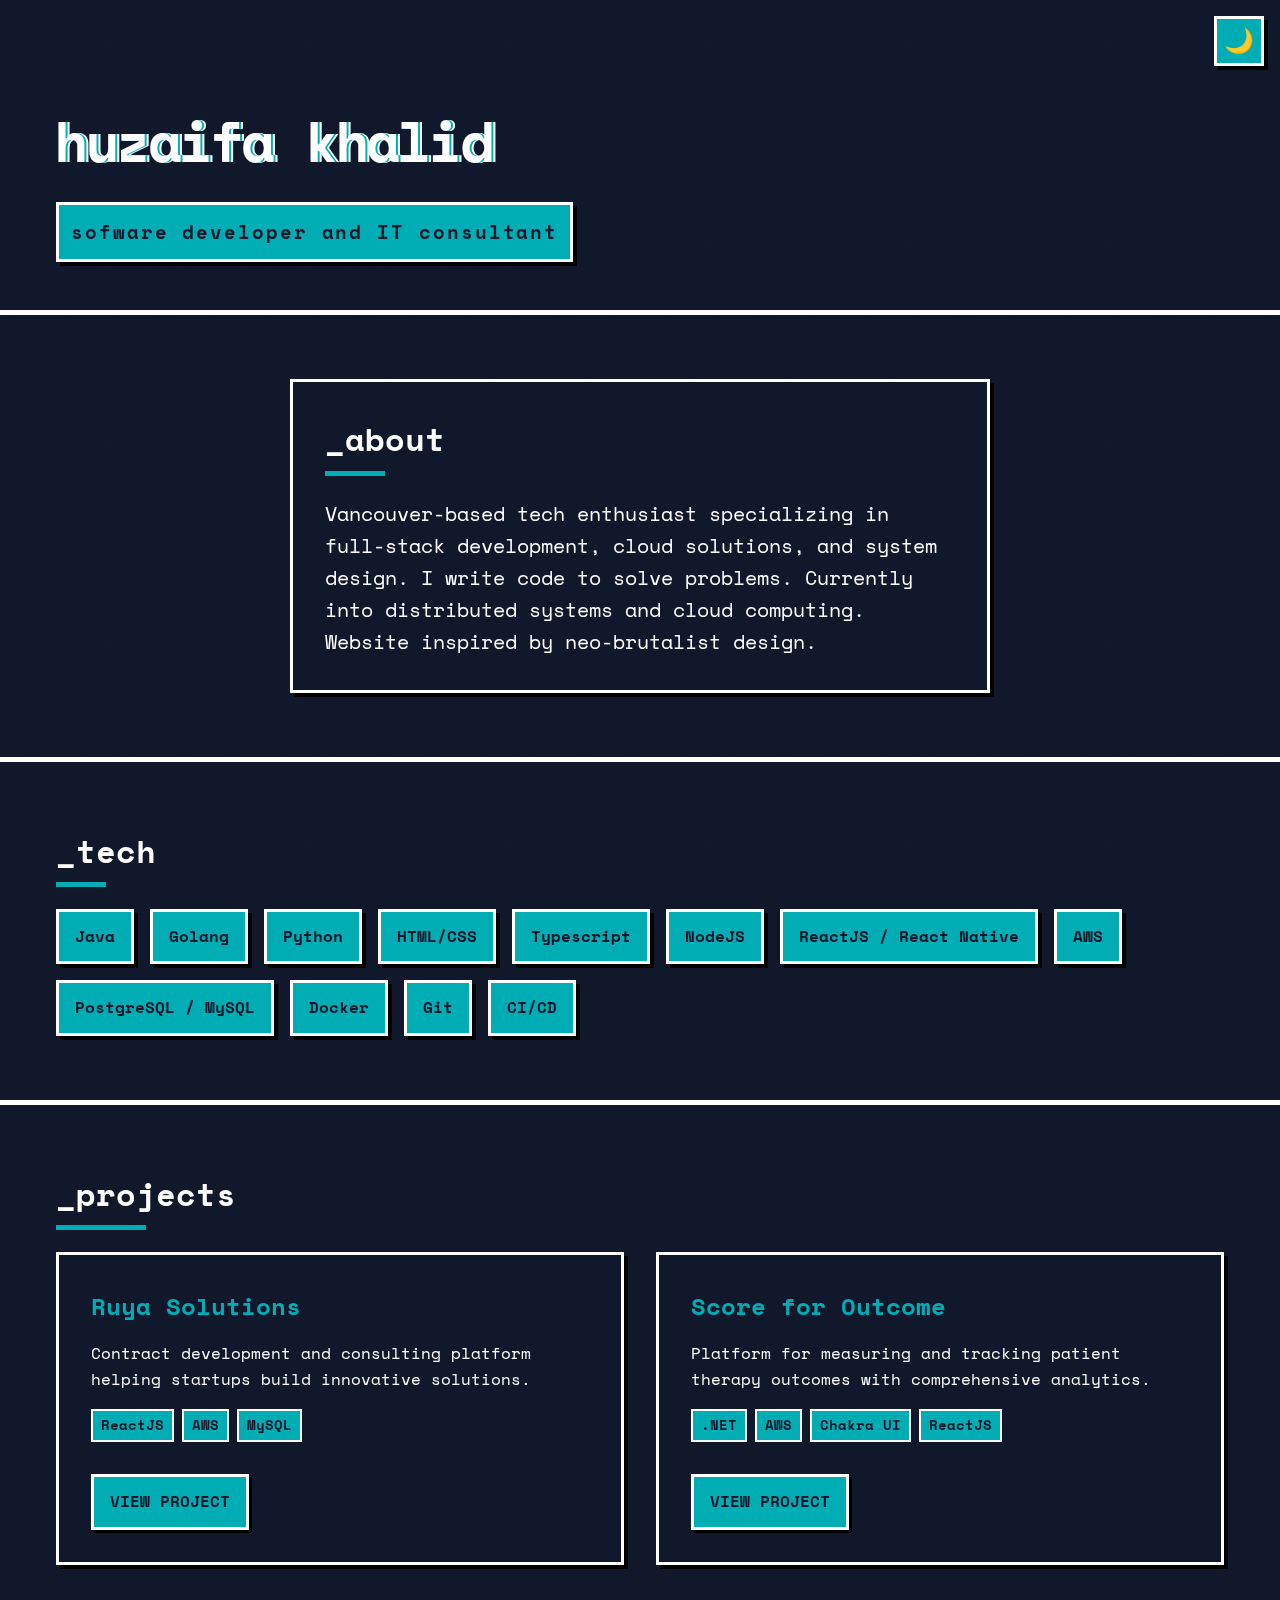
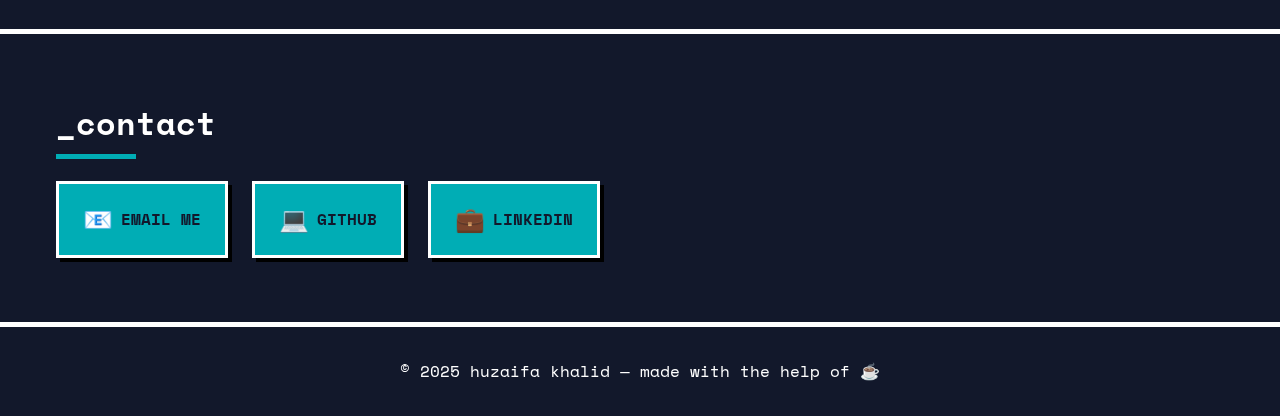
<file: index.html>
<!doctype html>
<html lang="en">
    <head>
        <meta charset="UTF-8" />
        <meta name="viewport" content="width=device-width, initial-scale=1.0" />
        <meta
            name="description"
            content="Huzaifa Khalid - Software Developer & IT Professional in Vancouver"
        />
        <title>Huzaifa Khalid | IT Consultant & Software Developer</title>
        <link rel="stylesheet" href="style.css" />
        <link rel="preconnect" href="https://fonts.googleapis.com" />
        <link rel="preconnect" href="https://fonts.gstatic.com" crossorigin />
        <link
            href="https://fonts.googleapis.com/css2?family=Space+Mono:wght@400;700&display=swap"
            rel="stylesheet"
        />
    </head>
    <body>
        <div class="theme-toggle">
            <button id="theme-switch" aria-label="Toggle dark/light mode">
                <span class="theme-icon">🌙</span>
            </button>
        </div>

        <div class="noise-overlay"></div>

        <header class="hero">
            <div class="container header-container">
                <div class="header-content">
                    <h1 class="glitch" data-text="huzaifa khalid">
                        huzaifa khalid
                    </h1>
                    <div class="title-box">
                        <h2>sofware developer and IT consultant</h2>
                    </div>
                </div>
            </div>
        </header>

        <main>
            <section id="about" class="about">
                <div class="container">
                    <div class="about-box">
                        <h3>_about</h3>
                        <p>
                            Vancouver-based tech enthusiast specializing in
                            full-stack development, cloud solutions, and system
                            design. I write code to solve problems. Currently
                            into distributed systems and cloud computing.
                            Website inspired by neo-brutalist design.
                        </p>
                    </div>
                </div>
            </section>

            <section id="skills" class="skills">
                <div class="container">
                    <h3>_tech</h3>
                    <div class="skill-grid">
                        <div class="skill-box">Java</div>
                        <div class="skill-box">Golang</div>
                        <div class="skill-box">Python</div>
                        <div class="skill-box">HTML/CSS</div>
                        <div class="skill-box">Typescript</div>
                        <div class="skill-box">NodeJS</div>
                        <div class="skill-box">ReactJS / React Native</div>
                        <div class="skill-box">AWS</div>
                        <div class="skill-box">PostgreSQL / MySQL</div>
                        <div class="skill-box">Docker</div>
                        <div class="skill-box">Git</div>
                        <div class="skill-box">CI/CD</div>
                    </div>
                </div>
            </section>

            <section id="projects" class="projects">
                <div class="container">
                    <h3>_projects</h3>
                    <div class="project-grid">
                        <div class="project-card">
                            <h4>Ruya Solutions</h4>
                            <p>
                                Contract development and consulting platform
                                helping startups build innovative solutions.
                            </p>
                            <div class="project-tags">
                                <span>ReactJS</span>
                                <span>AWS</span>
                                <span>MySQL</span>
                            </div>
                            <a
                                href="https://ruyasolutions.vercel.app/"
                                target="_blank"
                                class="project-link"
                                >VIEW PROJECT</a
                            >
                        </div>
                        <div class="project-card">
                            <h4>Score for Outcome</h4>
                            <p>
                                Platform for measuring and tracking patient
                                therapy outcomes with comprehensive analytics.
                            </p>
                            <div class="project-tags">
                                <span>.NET</span>
                                <span>AWS</span>
                                <span>Chakra UI</span>
                                <span>ReactJS</span>
                            </div>
                            <a
                                href="https://scoreforoutcome.com/"
                                target="_blank"
                                class="project-link"
                                >VIEW PROJECT</a
                            >
                        </div>
                    </div>
                </div>
            </section>

            <section id="contact" class="contact">
                <div class="container">
                    <h3>_contact</h3>
                    <div class="contact-links">
                        <a
                            href="mailto:huzaifaa.khalid97@gmail.com"
                            class="contact-link"
                            ><span class="contact-icon">📧</span> EMAIL ME</a
                        >
                        <a
                            href="https://github.com/thisishuzaifa"
                            target="_blank"
                            class="contact-link"
                            ><span class="contact-icon">💻</span> GITHUB</a
                        >
                        <a
                            href="https://www.linkedin.com/in/muhammad-huzaifa-khalid/"
                            target="_blank"
                            class="contact-link"
                            ><span class="contact-icon">💼</span> LINKEDIN</a
                        >
                    </div>
                </div>
            </section>
        </main>

        <footer>
            <div class="container">
                <p>© 2025 huzaifa khalid — made with the help of ☕</p>
            </div>
        </footer>

        <script src="script.js"></script>
    </body>
</html>
</file>
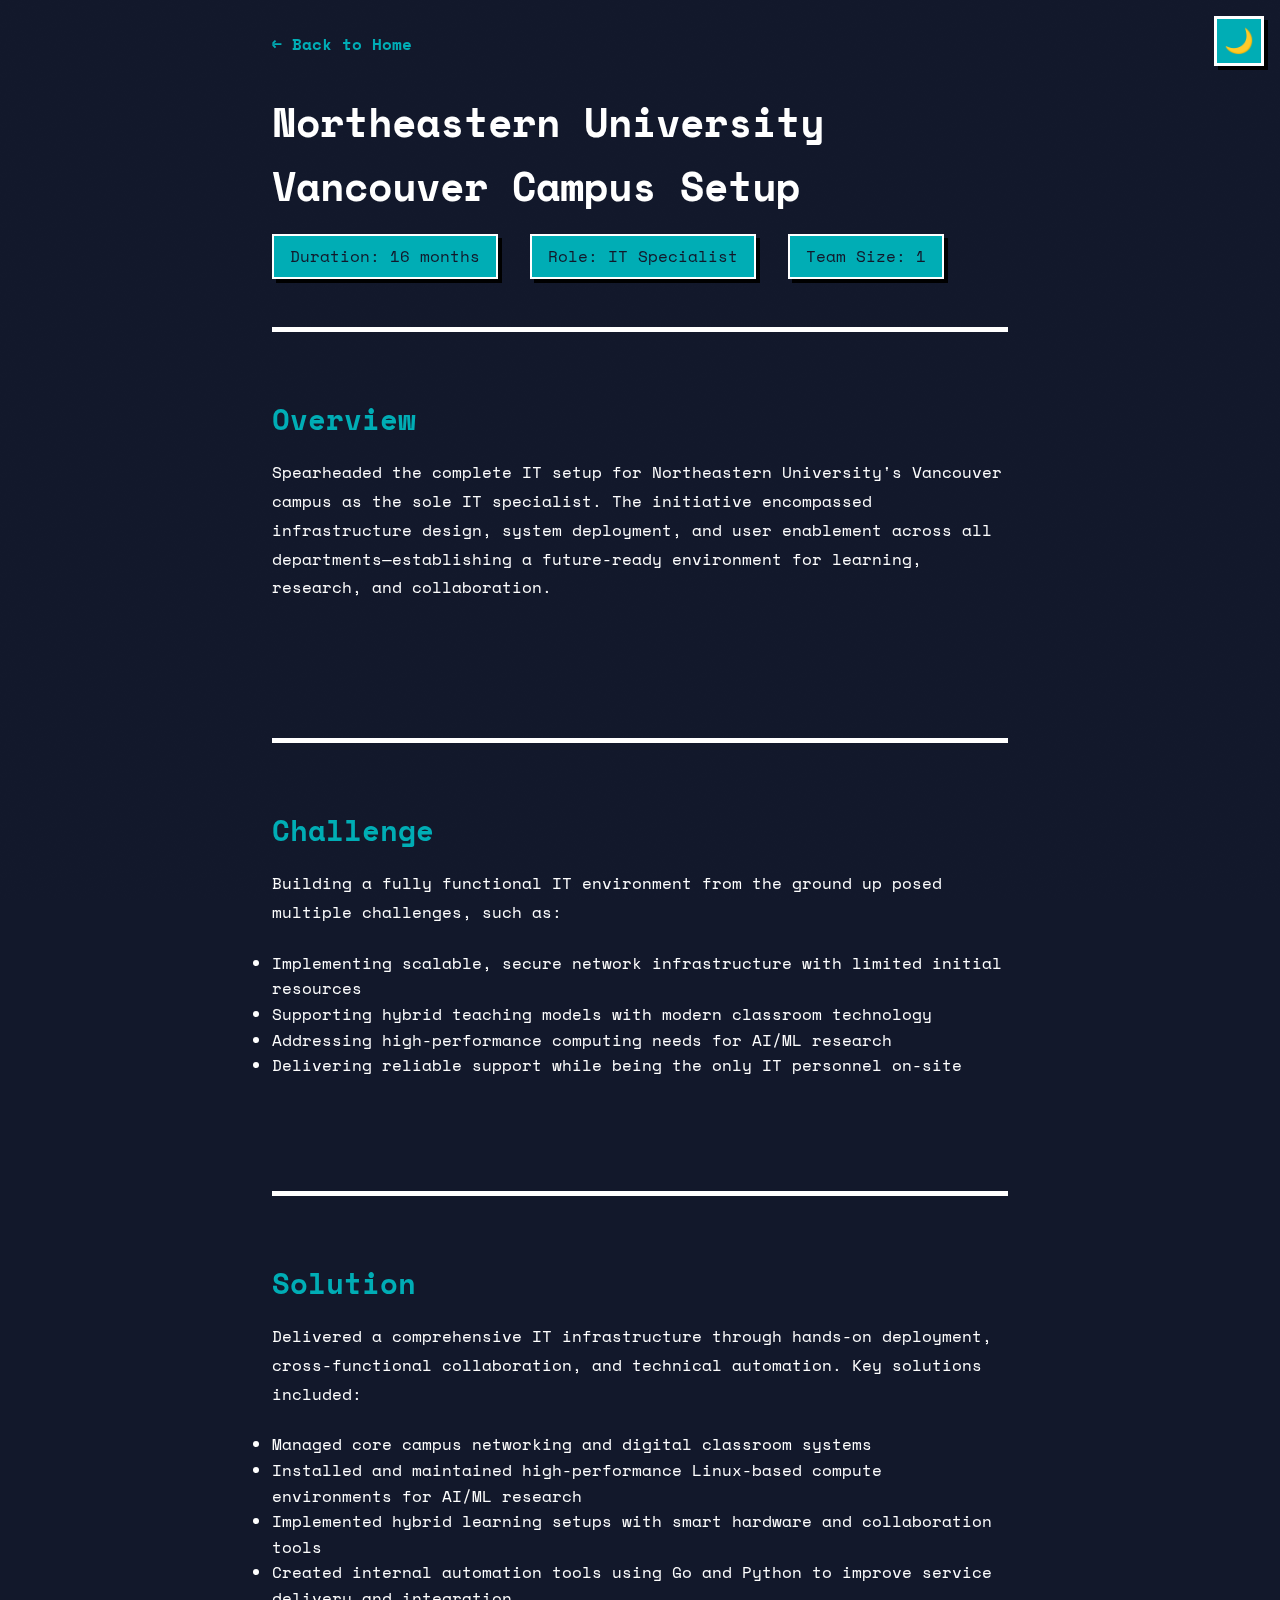
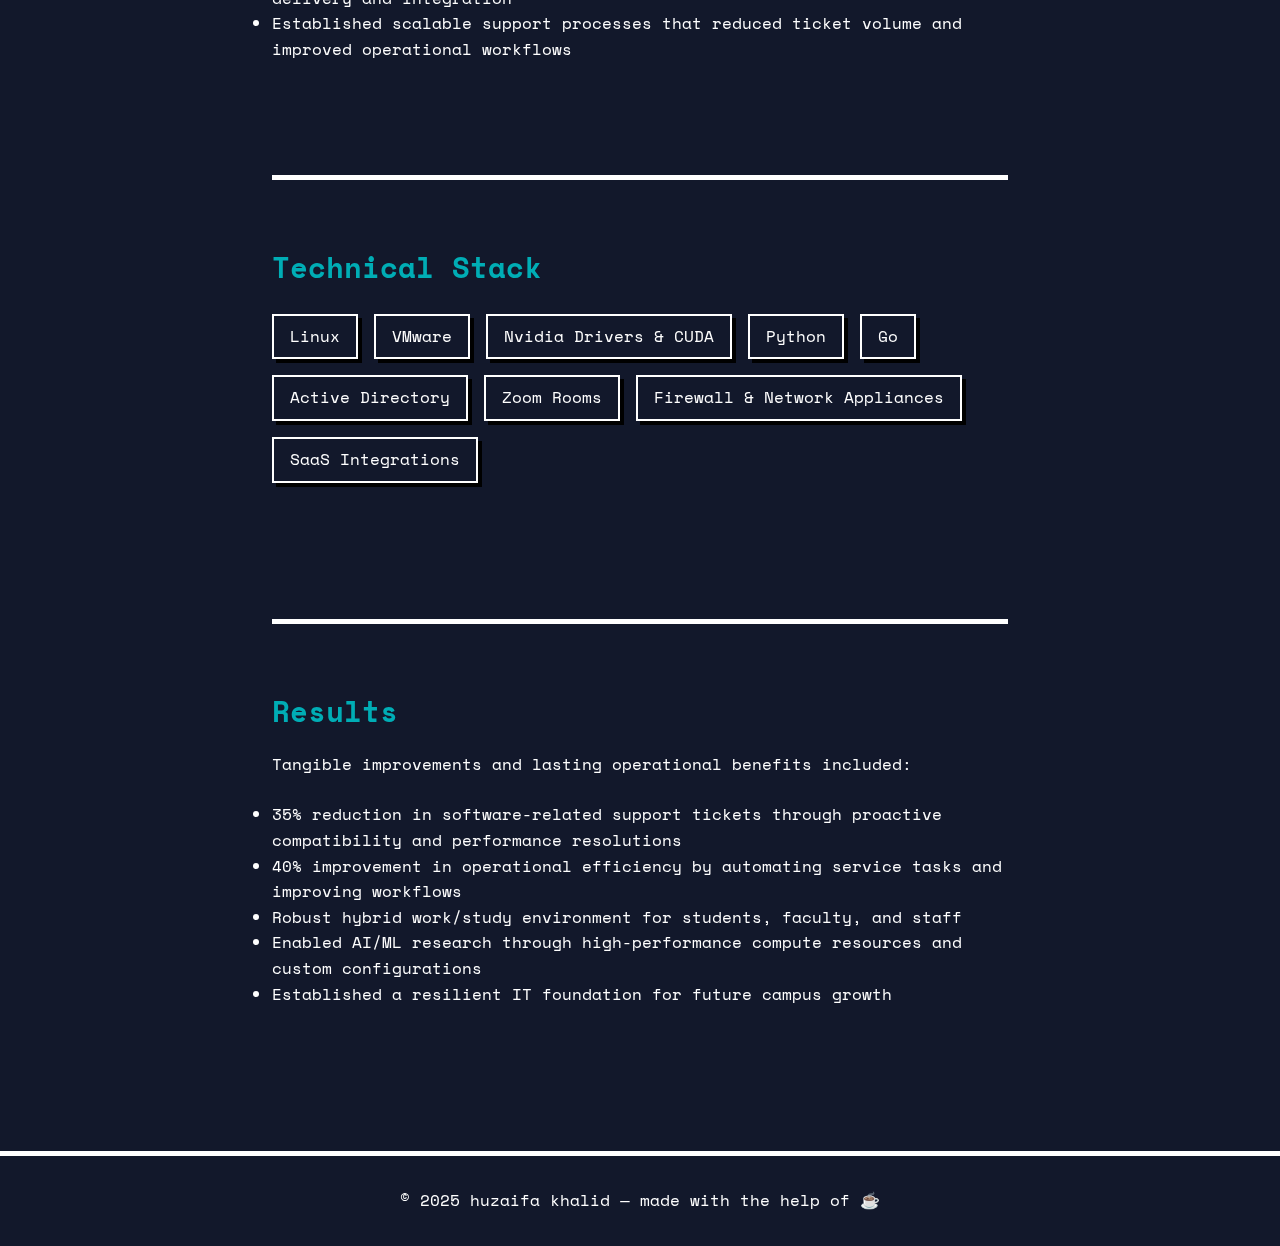
<file: case-studies/campus-design.html>
<!doctype html>
<html lang="en">
    <head>
        <meta charset="UTF-8" />
        <meta name="viewport" content="width=device-width, initial-scale=1.0" />
        <meta
            name="description"
            content="Case Study: Northeastern University Vancouver Campus Setup"
        />
        <title>Case Study: NU Vancouver Campus Setup | Huzaifa Khalid</title>
        <link rel="stylesheet" href="../style.css" />
        <link rel="stylesheet" href="case-study.css" />
        <link rel="preconnect" href="https://fonts.googleapis.com" />
        <link rel="preconnect" href="https://fonts.gstatic.com" crossorigin />
        <link
            href="https://fonts.googleapis.com/css2?family=Space+Mono:wght@400;700&display=swap"
            rel="stylesheet"
        />
    </head>
    <body>
        <div class="theme-toggle">
            <button id="theme-switch" aria-label="Toggle dark/light mode">
                <span class="theme-icon">🌙</span>
            </button>
        </div>

        <div class="noise-overlay"></div>

        <main class="case-study">
            <a href="../index.html" class="back-link">← Back to Home</a>
            
            <div class="case-study-header">
                <h1>Northeastern University Vancouver Campus Setup</h1>
                <div class="case-study-meta">
                    <div class="meta-item">Duration: 16 months</div>
                    <div class="meta-item">Role: IT Specialist</div>
                    <div class="meta-item">Team Size: 1</div>
                </div>
            </div>

            <section class="case-study-section">
                <h2>Overview</h2>
                <p>
                    Spearheaded the complete IT setup for Northeastern University's Vancouver campus as the sole IT specialist. The initiative encompassed infrastructure design, system deployment, and user enablement across all departments—establishing a future-ready environment for learning, research, and collaboration.
                </p>
            </section>

            <section class="case-study-section">
                <h2>Challenge</h2>
                <p>
                    Building a fully functional IT environment from the ground up posed multiple challenges, such as:
                </p>
                <ul>
                    <li>Implementing scalable, secure network infrastructure with limited initial resources</li>
                    <li>Supporting hybrid teaching models with modern classroom technology</li>
                    <li>Addressing high-performance computing needs for AI/ML research</li>
                    <li>Delivering reliable support while being the only IT personnel on-site</li>
                </ul>
            </section>

            <section class="case-study-section">
                <h2>Solution</h2>
                <p>
                    Delivered a comprehensive IT infrastructure through hands-on deployment, cross-functional collaboration, and technical automation. Key solutions included:
                </p>
                <ul>
                    <li>Managed core campus networking and digital classroom systems</li>
                    <li>Installed and maintained high-performance Linux-based compute environments for AI/ML research</li>
                    <li>Implemented hybrid learning setups with smart hardware and collaboration tools</li>
                    <li>Created internal automation tools using Go and Python to improve service delivery and integration</li>
                    <li>Established scalable support processes that reduced ticket volume and improved operational workflows</li>
                </ul>
            </section>

            <section class="case-study-section">
                <h2>Technical Stack</h2>
                <div class="tech-stack">
                    <div class="tech-item">Linux</div>
                    <div class="tech-item">VMware</div>
                    <div class="tech-item">Nvidia Drivers & CUDA</div>
                    <div class="tech-item">Python</div>
                    <div class="tech-item">Go</div>
                    <div class="tech-item">Active Directory</div>
                    <div class="tech-item">Zoom Rooms</div>
                    <div class="tech-item">Firewall & Network Appliances</div>
                    <div class="tech-item">SaaS Integrations</div>
                </div>
            </section>

            <section class="case-study-section">
                <h2>Results</h2>
                <p>
                    Tangible improvements and lasting operational benefits included:
                </p>
                <ul>
                    <li>35% reduction in software-related support tickets through proactive compatibility and performance resolutions</li>
                    <li>40% improvement in operational efficiency by automating service tasks and improving workflows</li>
                    <li>Robust hybrid work/study environment for students, faculty, and staff</li>
                    <li>Enabled AI/ML research through high-performance compute resources and custom configurations</li>
                    <li>Established a resilient IT foundation for future campus growth</li>
                </ul>
            </section>
        </main>

        <footer>
            <div class="container">
                <p>© 2025 huzaifa khalid — made with the help of ☕</p>
            </div>
        </footer>

        <script src="../script.js"></script>
    </body>
</html>
</file>
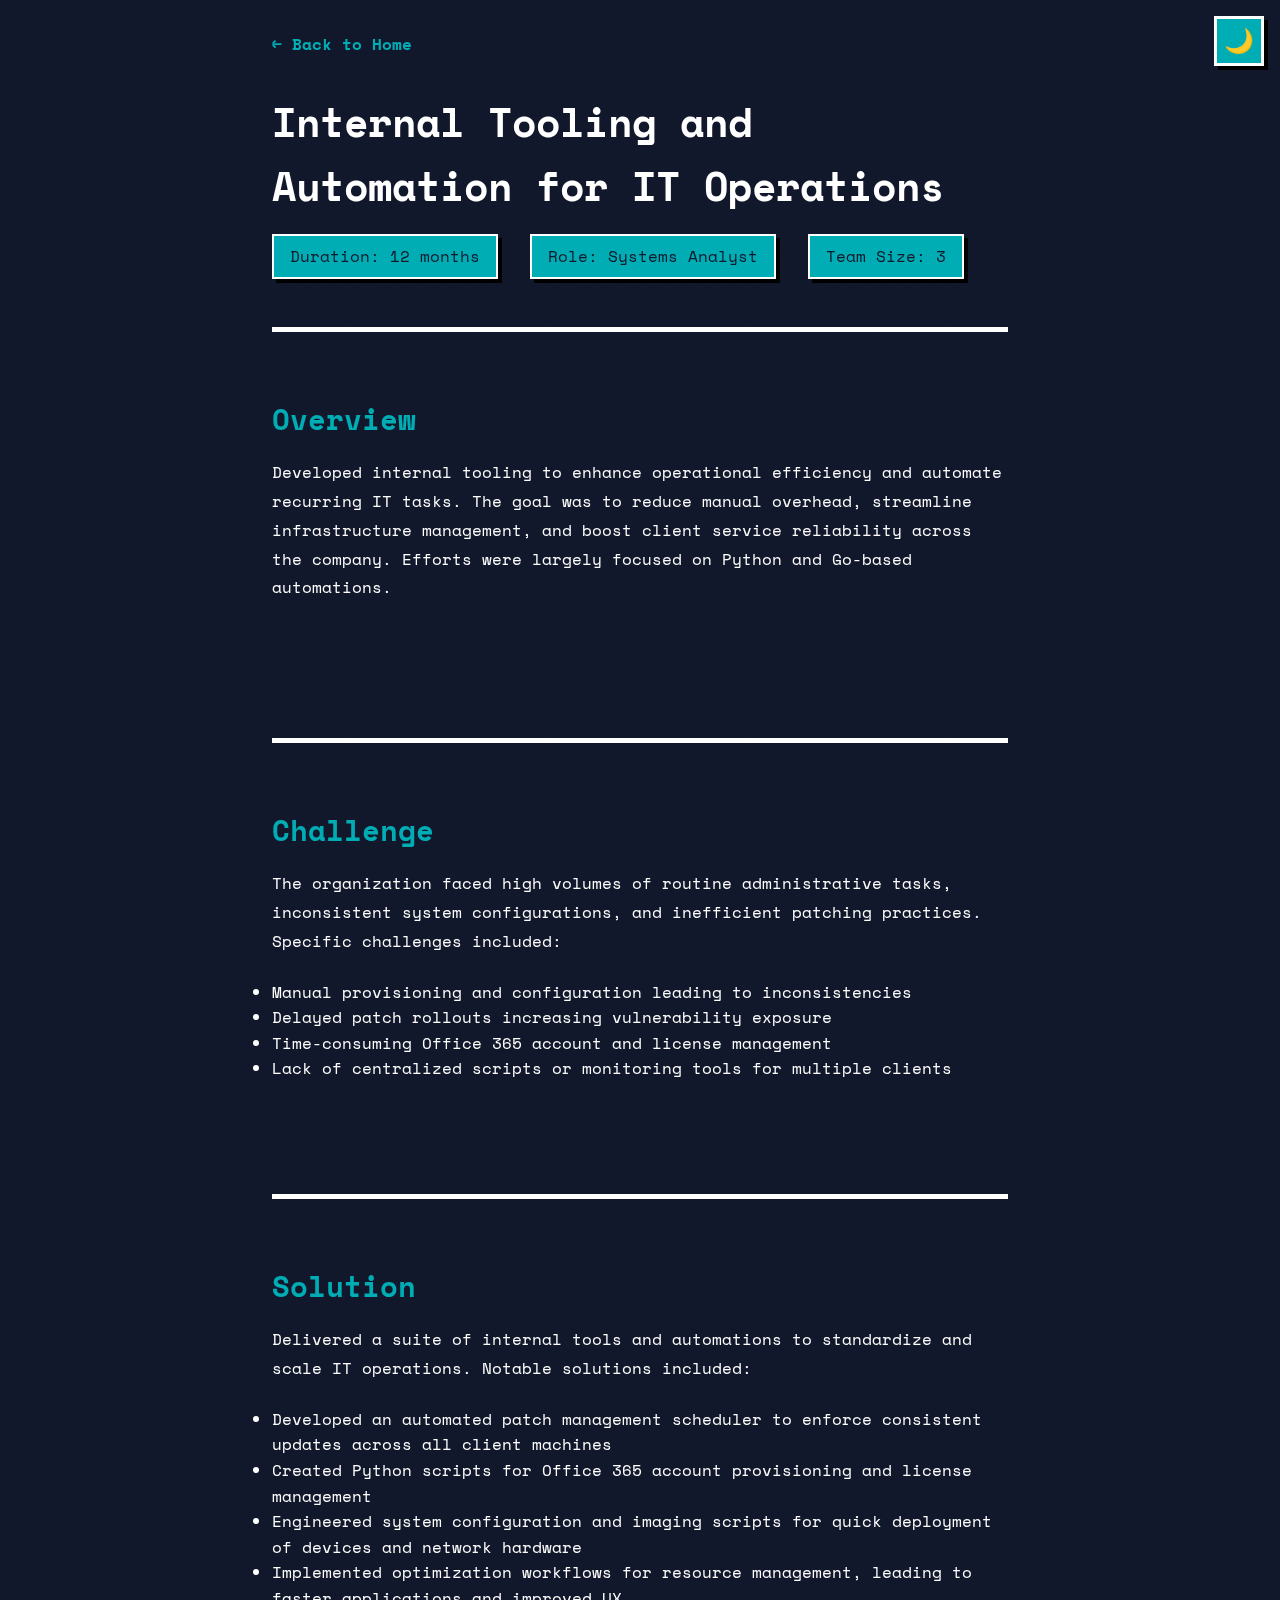
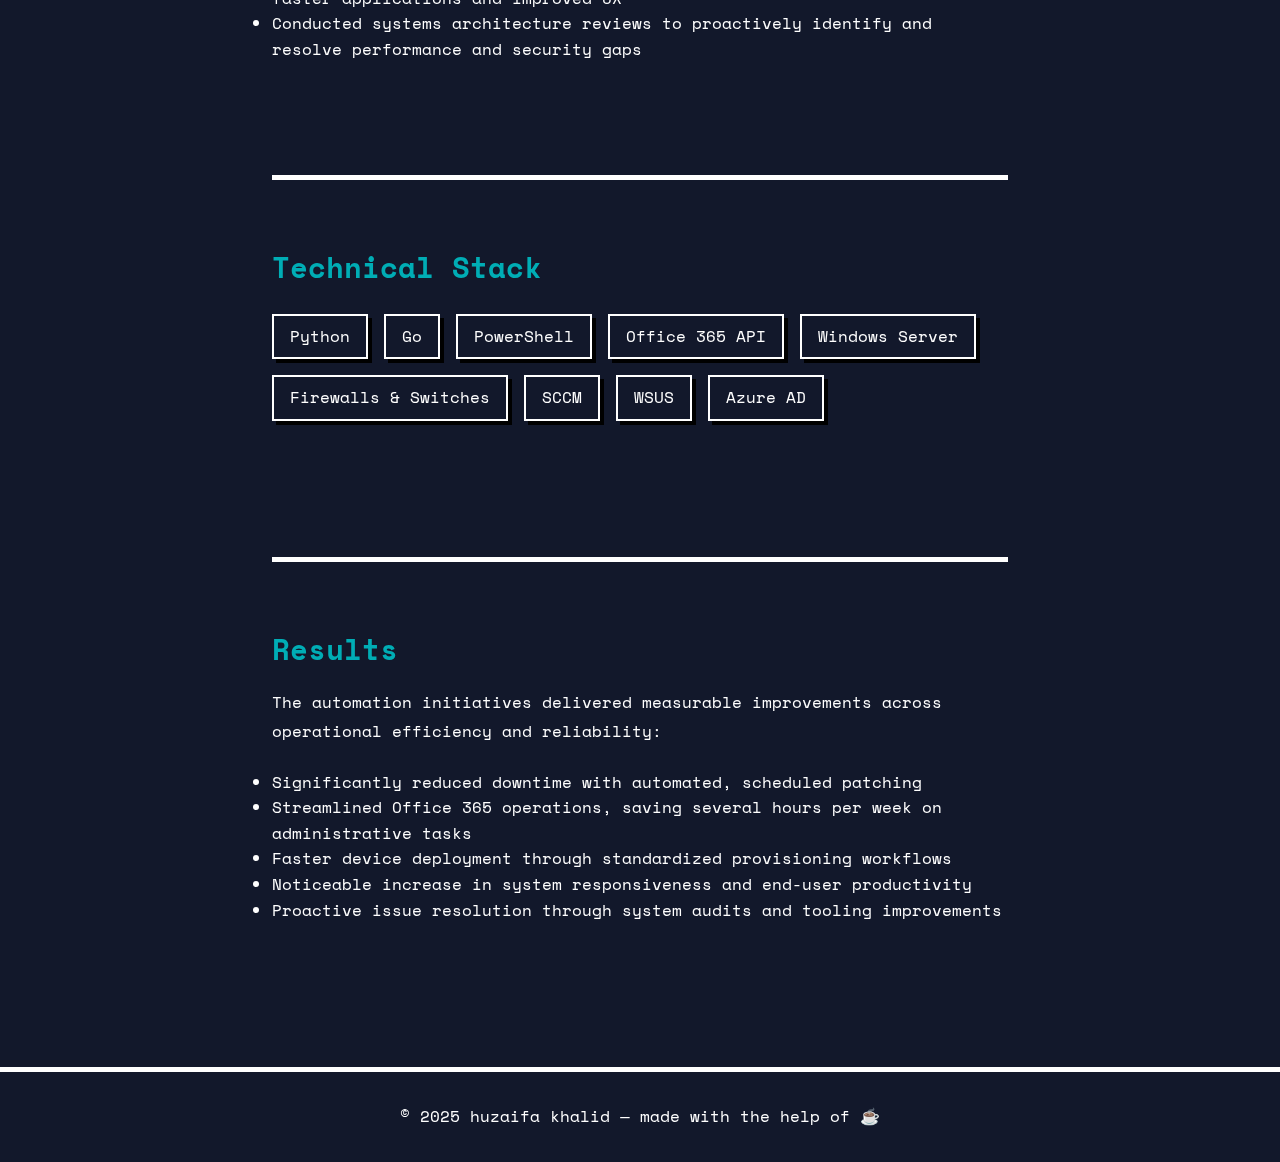
<file: case-studies/internal-tooling.html>
<!doctype html>
<html lang="en">
    <head>
        <meta charset="UTF-8" />
        <meta name="viewport" content="width=device-width, initial-scale=1.0" />
        <meta
            name="description"
            content="Case Study: Internal Tooling and Automation for IT Operations"
        />
        <title>Case Study: Internal Tooling & Automation | Huzaifa Khalid</title>
        <link rel="stylesheet" href="../style.css" />
        <link rel="stylesheet" href="case-study.css" />
        <link rel="preconnect" href="https://fonts.googleapis.com" />
        <link rel="preconnect" href="https://fonts.gstatic.com" crossorigin />
        <link
            href="https://fonts.googleapis.com/css2?family=Space+Mono:wght@400;700&display=swap"
            rel="stylesheet"
        />
    </head>
    <body>
        <div class="theme-toggle">
            <button id="theme-switch" aria-label="Toggle dark/light mode">
                <span class="theme-icon">🌙</span>
            </button>
        </div>

        <div class="noise-overlay"></div>

        <main class="case-study">
            <a href="../index.html" class="back-link">← Back to Home</a>
            
            <div class="case-study-header">
                <h1>Internal Tooling and Automation for IT Operations</h1>
                <div class="case-study-meta">
                    <div class="meta-item">Duration: 12 months</div>
                    <div class="meta-item">Role: Systems Analyst</div>
                    <div class="meta-item">Team Size: 3</div>
                </div>
            </div>

            <section class="case-study-section">
                <h2>Overview</h2>
                <p>
                    Developed internal tooling to enhance operational efficiency and automate recurring IT tasks. The goal was to reduce manual overhead, streamline infrastructure management, and boost client service reliability across the company. Efforts were largely focused on Python and Go-based automations.
                </p>
            </section>

            <section class="case-study-section">
                <h2>Challenge</h2>
                <p>
                    The organization faced high volumes of routine administrative tasks, inconsistent system configurations, and inefficient patching practices. Specific challenges included:
                </p>
                <ul>
                    <li>Manual provisioning and configuration leading to inconsistencies</li>
                    <li>Delayed patch rollouts increasing vulnerability exposure</li>
                    <li>Time-consuming Office 365 account and license management</li>
                    <li>Lack of centralized scripts or monitoring tools for multiple clients</li>
                </ul>
            </section>

            <section class="case-study-section">
                <h2>Solution</h2>
                <p>
                    Delivered a suite of internal tools and automations to standardize and scale IT operations. Notable solutions included:
                </p>
                <ul>
                    <li>Developed an automated patch management scheduler to enforce consistent updates across all client machines</li>
                    <li>Created Python scripts for Office 365 account provisioning and license management</li>
                    <li>Engineered system configuration and imaging scripts for quick deployment of devices and network hardware</li>
                    <li>Implemented optimization workflows for resource management, leading to faster applications and improved UX</li>
                    <li>Conducted systems architecture reviews to proactively identify and resolve performance and security gaps</li>
                </ul>
            </section>

            <section class="case-study-section">
                <h2>Technical Stack</h2>
                <div class="tech-stack">
                    <div class="tech-item">Python</div>
                    <div class="tech-item">Go</div>
                    <div class="tech-item">PowerShell</div>
                    <div class="tech-item">Office 365 API</div>
                    <div class="tech-item">Windows Server</div>
                    <div class="tech-item">Firewalls & Switches</div>
                    <div class="tech-item">SCCM</div>
                    <div class="tech-item">WSUS</div>
                    <div class="tech-item">Azure AD</div>
                </div>
            </section>

            <section class="case-study-section">
                <h2>Results</h2>
                <p>
                    The automation initiatives delivered measurable improvements across operational efficiency and reliability:
                </p>
                <ul>
                    <li>Significantly reduced downtime with automated, scheduled patching</li>
                    <li>Streamlined Office 365 operations, saving several hours per week on administrative tasks</li>
                    <li>Faster device deployment through standardized provisioning workflows</li>
                    <li>Noticeable increase in system responsiveness and end-user productivity</li>
                    <li>Proactive issue resolution through system audits and tooling improvements</li>
                </ul>
            </section>
        </main>

        <footer>
            <div class="container">
                <p>© 2025 huzaifa khalid — made with the help of ☕</p>
            </div>
        </footer>

        <script src="../script.js"></script>
    </body>
</html>
</file>
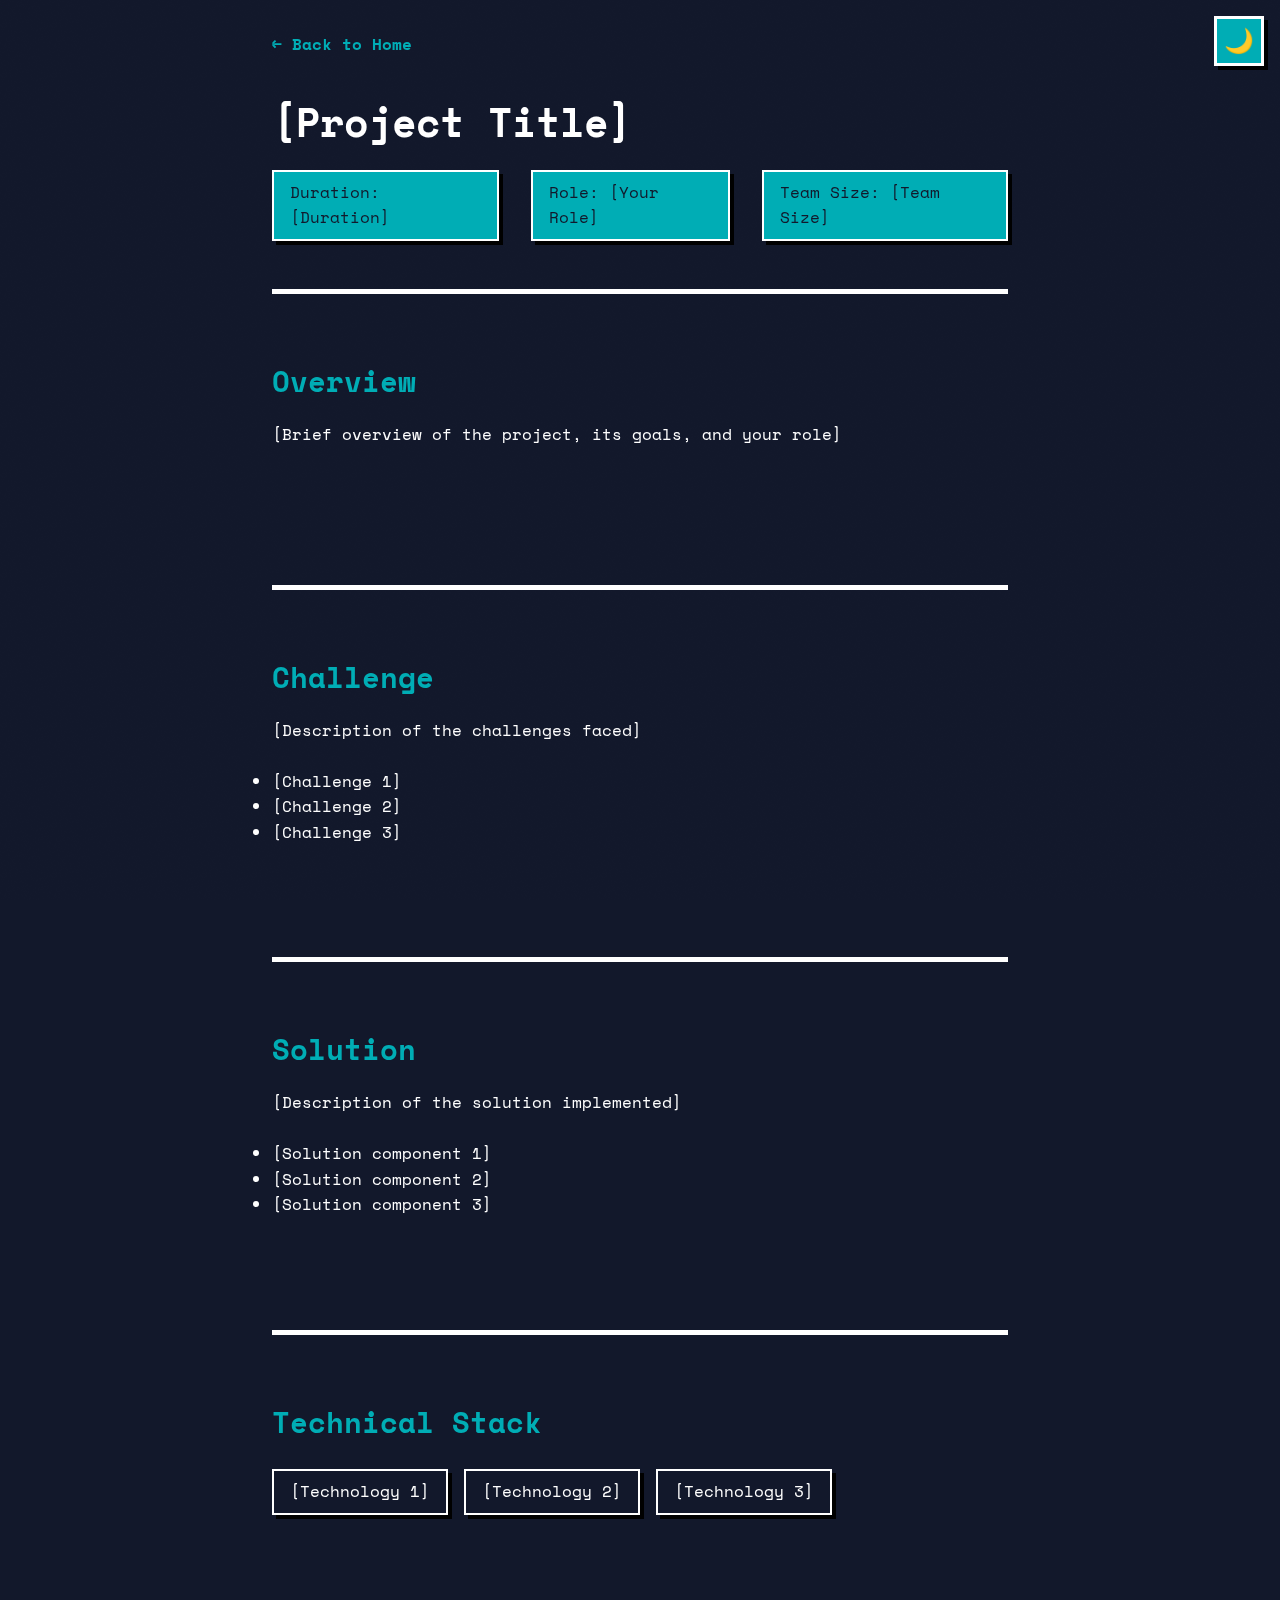
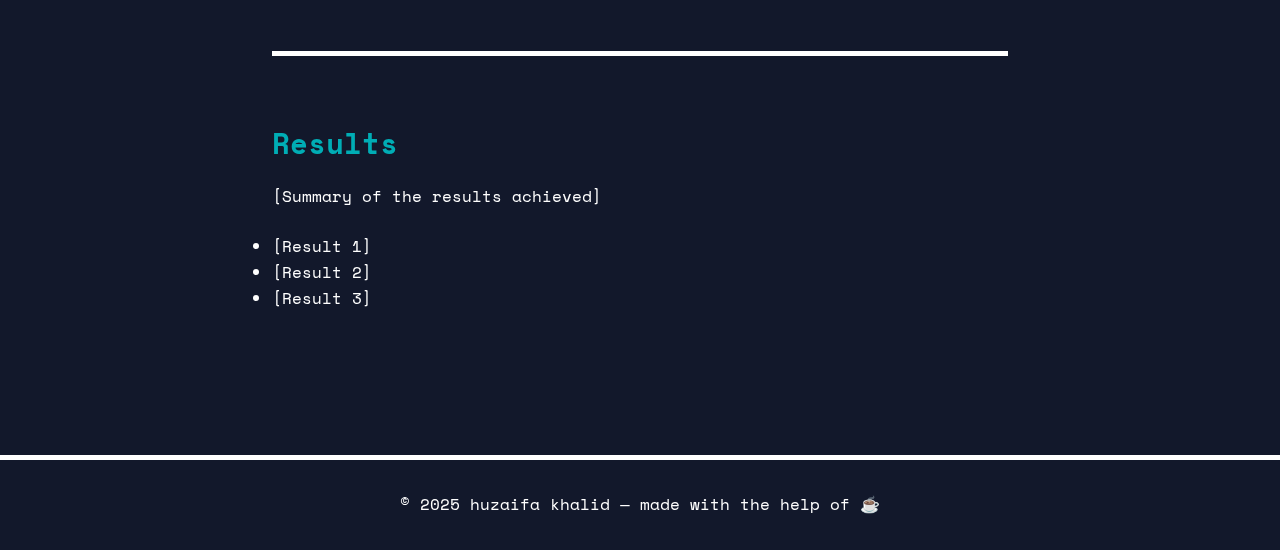
<file: case-studies/template.html>
<!doctype html>
<html lang="en">
    <head>
        <meta charset="UTF-8" />
        <meta name="viewport" content="width=device-width, initial-scale=1.0" />
        <meta
            name="description"
            content="Case Study: [Project Name]"
        />
        <title>Case Study: [Project Name] | Huzaifa Khalid</title>
        <link rel="stylesheet" href="../style.css" />
        <link rel="stylesheet" href="case-study.css" />
        <link rel="preconnect" href="https://fonts.googleapis.com" />
        <link rel="preconnect" href="https://fonts.gstatic.com" crossorigin />
        <link
            href="https://fonts.googleapis.com/css2?family=Space+Mono:wght@400;700&display=swap"
            rel="stylesheet"
        />
    </head>
    <body>
        <div class="theme-toggle">
            <button id="theme-switch" aria-label="Toggle dark/light mode">
                <span class="theme-icon">🌙</span>
            </button>
        </div>

        <div class="noise-overlay"></div>

        <main class="case-study">
            <a href="../index.html" class="back-link">← Back to Home</a>
            
            <div class="case-study-header">
                <h1>[Project Title]</h1>
                <div class="case-study-meta">
                    <div class="meta-item">Duration: [Duration]</div>
                    <div class="meta-item">Role: [Your Role]</div>
                    <div class="meta-item">Team Size: [Team Size]</div>
                </div>
            </div>

            <section class="case-study-section">
                <h2>Overview</h2>
                <p>
                    [Brief overview of the project, its goals, and your role]
                </p>
            </section>

            <section class="case-study-section">
                <h2>Challenge</h2>
                <p>
                    [Description of the challenges faced]
                </p>
                <ul>
                    <li>[Challenge 1]</li>
                    <li>[Challenge 2]</li>
                    <li>[Challenge 3]</li>
                </ul>
            </section>

            <section class="case-study-section">
                <h2>Solution</h2>
                <p>
                    [Description of the solution implemented]
                </p>
                <ul>
                    <li>[Solution component 1]</li>
                    <li>[Solution component 2]</li>
                    <li>[Solution component 3]</li>
                </ul>
            </section>

            <section class="case-study-section">
                <h2>Technical Stack</h2>
                <div class="tech-stack">
                    <div class="tech-item">[Technology 1]</div>
                    <div class="tech-item">[Technology 2]</div>
                    <div class="tech-item">[Technology 3]</div>
                </div>
            </section>

            <section class="case-study-section">
                <h2>Results</h2>
                <p>
                    [Summary of the results achieved]
                </p>
                <ul>
                    <li>[Result 1]</li>
                    <li>[Result 2]</li>
                    <li>[Result 3]</li>
                </ul>
            </section>
        </main>

        <footer>
            <div class="container">
                <p>© 2025 huzaifa khalid — made with the help of ☕</p>
            </div>
        </footer>

        <script src="../script.js"></script>
    </body>
</html>
</file>
<file: style.css>
:root {
    --bg-primary: #12182b; /* Dark Blue */
    --bg-secondary: #00adb5; /* Teal */
    --text-primary: #ffffff;
    --text-secondary: #12182b;
    --accent-color: #00adb5; /* Teal Accent */
    --border-color: #ffffff;
    --box-shadow: 4px 4px 0px 0px rgba(0, 0, 0, 1);
    --transition-speed: 0.2s;
}

.light-theme {
    --bg-primary: #f8f9fa; /* Light Gray */
    --bg-secondary: #00adb5; /* Teal */
    --text-primary: #212529; /* Dark Gray */
    --text-secondary: #f8f9fa;
    --accent-color: #212529; /* Dark Gray Accent */
    --border-color: #212529;
}

* {
    margin: 0;
    padding: 0;
    box-sizing: border-box;
}

body {
    font-family: 'Space Mono', monospace;
    background-color: var(--bg-primary);
    color: var(--text-primary);
    line-height: 1.6;
    overflow-x: hidden;
    position: relative;
}

.noise-overlay {
    position: fixed;
    top: 0;
    left: 0;
    width: 100%;
    height: 100%;
    background-image: url('[data-uri]');
    opacity: 0.05;
    z-index: -1;
}

.container {
    max-width: 1200px;
    margin: 0 auto;
    padding: 0 1rem;
}

.theme-toggle {
    position: fixed;
    top: 1rem;
    right: 1rem;
    z-index: 1000;
}

#theme-switch {
    background: var(--accent-color);
    border: 3px solid var(--border-color);
    color: var(--text-secondary);
    cursor: pointer;
    font-size: 1.5rem;
    height: 50px;
    width: 50px;
    box-shadow: var(--box-shadow);
    transition: transform var(--transition-speed);
}

#theme-switch:hover {
    transform: translate(-2px, -2px);
    box-shadow: 6px 6px 0px 0px rgba(0, 0, 0, 1);
}

/* Hero Section */
.hero {
    padding: 6rem 0 3rem;
}

.header-container {
    display: flex;
    justify-content: space-between;
    align-items: center;
    flex-wrap: wrap;
}

.header-content {
    flex: 1;
    min-width: 300px;
}

.glitch {
    font-size: 3.5rem;
    font-weight: 700;
    letter-spacing: -0.05em;
    position: relative;
    color: var(--text-primary);
    animation: glitch 1s linear infinite;
}

.glitch::before,
.glitch::after {
    content: attr(data-text);
    position: absolute;
    top: 0;
    left: 0;
    width: 100%;
    height: 100%;
    color: var(--text-primary);
}

.glitch::before {
    left: 2px;
    text-shadow: -2px 0 var(--accent-color);
    animation: glitch-anim-1 2s infinite linear alternate-reverse;
}

.glitch::after {
    left: -2px;
    text-shadow: 2px 0 var(--accent-color);
    animation: glitch-anim-2 3s infinite linear alternate-reverse;
}

@keyframes glitch-anim-1 {
    0% {
        clip-path: inset(20% 0 80% 0);
    }
    20% {
        clip-path: inset(60% 0 1% 0);
    }
    40% {
        clip-path: inset(25% 0 58% 0);
    }
    60% {
        clip-path: inset(94% 0 2% 0);
    }
    80% {
        clip-path: inset(36% 0 4% 0);
    }
    100% {
        clip-path: inset(70% 0 26% 0);
    }
}

@keyframes glitch-anim-2 {
    0% {
        clip-path: inset(25% 0 70% 0);
    }
    20% {
        clip-path: inset(73% 0 13% 0);
    }
    40% {
        clip-path: inset(55% 0 19% 0);
    }
    60% {
        clip-path: inset(66% 0 32% 0);
    }
    80% {
        clip-path: inset(13% 0 6% 0);
    }
    100% {
        clip-path: inset(52% 0 2% 0);
    }
}

.title-box {
    display: inline-block;
    background-color: var(--accent-color);
    padding: 0.75rem;
    margin-top: 1rem;
    border: 3px solid var(--border-color);
    box-shadow: var(--box-shadow);
}

.title-box h2 {
    color: var(--text-secondary);
    font-size: 1.2rem;
    font-weight: 700;
    letter-spacing: 0.1em;
}

/* Avatar Styling */
.avatar-container {
    flex: 0 0 auto;
    margin-left: 2rem;
}

.avatar-frame {
    border: 5px solid var(--border-color);
    box-shadow: var(--box-shadow);
    transform: rotate(3deg);
    overflow: hidden;
    width: 200px;
    height: 200px;
    position: relative;
    background-color: var(--accent-color);
}

.avatar {
    width: 100%;
    height: 100%;
    object-fit: cover;
    display: block;
    transform: rotate(-3deg) scale(1.1);
    transition: transform 0.3s ease;
}

.avatar-frame:hover .avatar {
    transform: rotate(0) scale(1.15);
}

/* Sections */
section {
    padding: 4rem 0;
    border-top: 5px solid var(--border-color);
}

section h3 {
    font-size: 2rem;
    margin-bottom: 2rem;
    position: relative;
    display: inline-block;
}

section h3::after {
    content: '';
    position: absolute;
    bottom: -10px;
    left: 0;
    width: 50%;
    height: 5px;
    background-color: var(--accent-color);
}

/* About Section */
.about-box {
    border: 3px solid var(--border-color);
    padding: 2rem;
    background-color: var(--bg-primary);
    box-shadow: var(--box-shadow);
    max-width: 700px;
    margin: 0 auto;
}

.about-box p {
    font-size: 1.25rem;
    line-height: 1.6;
}

/* Skills Section */
.skill-grid {
    display: flex;
    flex-wrap: wrap;
    gap: 1rem;
}

.skill-box {
    background-color: var(--bg-secondary);
    color: var(--text-secondary);
    border: 3px solid var(--border-color);
    padding: 0.75rem 1rem;
    font-weight: bold;
    box-shadow: var(--box-shadow);
    transition: transform 0.2s ease, box-shadow 0.2s ease;
}

.skill-box:hover {
    transform: translate(-3px, -3px);
    box-shadow: 7px 7px 0px 0px rgba(0, 0, 0, 1);
}

/* Projects Section */
.project-grid {
    display: grid;
    grid-template-columns: repeat(auto-fit, minmax(300px, 1fr));
    gap: 2rem;
}

.project-card {
    border: 3px solid var(--border-color);
    padding: 2rem;
    background-color: var(--bg-primary);
    box-shadow: var(--box-shadow);
    transition: transform 0.3s ease, box-shadow 0.3s ease;
}

.project-card:hover {
    transform: translate(-5px, -5px);
    box-shadow: 10px 10px 0px 0px rgba(0, 0, 0, 1);
}

.project-card h4 {
    font-size: 1.5rem;
    margin-bottom: 1rem;
    color: var(--accent-color);
}

.project-tags {
    display: flex;
    flex-wrap: wrap;
    gap: 0.5rem;
    margin: 1rem 0;
}

.project-tags span {
    background-color: var(--bg-secondary);
    color: var(--text-secondary);
    padding: 0.25rem 0.5rem;
    border: 2px solid var(--border-color);
    font-size: 0.85rem;
    font-weight: bold;
}

.project-link {
    display: inline-block;
    background-color: var(--accent-color);
    color: var(--text-secondary);
    text-decoration: none;
    padding: 0.75rem 1rem;
    margin-top: 1rem;
    border: 3px solid var(--border-color);
    font-weight: bold;
    transition: transform 0.2s ease, box-shadow 0.2s ease;
    box-shadow: 3px 3px 0px 0px rgba(0, 0, 0, 1);
}

.project-link:hover {
    transform: translate(-2px, -2px);
    box-shadow: 5px 5px 0px 0px rgba(0, 0, 0, 1);
}

/* Contact Section */
.contact-links {
    display: flex;
    flex-wrap: wrap;
    gap: 1.5rem;
}

.contact-link {
    display: flex;
    align-items: center;
    gap: 0.5rem;
    background-color: var(--bg-secondary);
    color: var(--text-secondary);
    text-decoration: none;
    padding: 1rem 1.5rem;
    border: 3px solid var(--border-color);
    font-weight: bold;
    box-shadow: var(--box-shadow);
    transition: transform 0.2s ease, box-shadow 0.2s ease;
}

.contact-link:hover {
    transform: translate(-3px, -3px);
    box-shadow: 7px 7px 0px 0px rgba(0, 0, 0, 1);
}

.contact-icon {
    font-size: 1.5rem;
}

/* Footer */
footer {
    padding: 2rem 0;
    border-top: 5px solid var(--border-color);
    text-align: center;
}

/* Responsive Design */
@media (max-width: 768px) {
    .hero {
        padding: 4rem 0 2rem;
    }

    .header-container {
        flex-direction: column-reverse;
        gap: 2rem;
    }

    .avatar-container {
        margin-left: 0;
        margin-bottom: 2rem;
    }

    .glitch {
        font-size: 2.5rem;
    }

    .title-box {
        margin-top: 0.5rem;
    }

    .project-grid {
        grid-template-columns: 1fr;
    }

    .contact-links {
        flex-direction: column;
    }

    section {
        padding: 3rem 0;
    }
}
</file>
<file: case-studies/case-study.css>
.case-study {
    max-width: 800px;
    margin: 0 auto;
    padding: 2rem;
}

.case-study-header {
    margin-bottom: 3rem;
}

.case-study-header h1 {
    font-size: 2.5rem;
    margin-bottom: 1rem;
}

.case-study-meta {
    display: flex;
    gap: 2rem;
    margin-bottom: 2rem;
}

.meta-item {
    background-color: var(--accent-color);
    color: var(--text-secondary);
    padding: 0.5rem 1rem;
    border: 2px solid var(--border-color);
    box-shadow: var(--box-shadow);
}

.case-study-section {
    margin-bottom: 3rem;
}

.case-study-section h2 {
    font-size: 1.8rem;
    margin-bottom: 1rem;
    color: var(--accent-color);
}

.case-study-section p {
    margin-bottom: 1.5rem;
    line-height: 1.8;
}

.back-link {
    display: inline-block;
    margin-bottom: 2rem;
    color: var(--accent-color);
    text-decoration: none;
    font-weight: 700;
}

.back-link:hover {
    text-decoration: underline;
}

.tech-stack {
    display: flex;
    flex-wrap: wrap;
    gap: 1rem;
    margin: 1.5rem 0;
}

.tech-item {
    background-color: var(--bg-primary);
    border: 2px solid var(--border-color);
    padding: 0.5rem 1rem;
    box-shadow: var(--box-shadow);
}

@media (max-width: 768px) {
    .case-study {
        padding: 1rem;
    }

    .case-study-header h1 {
        font-size: 2rem;
    }

    .case-study-meta {
        flex-direction: column;
        gap: 1rem;
    }

    .case-study-section h2 {
        font-size: 1.5rem;
    }
}
</file>
